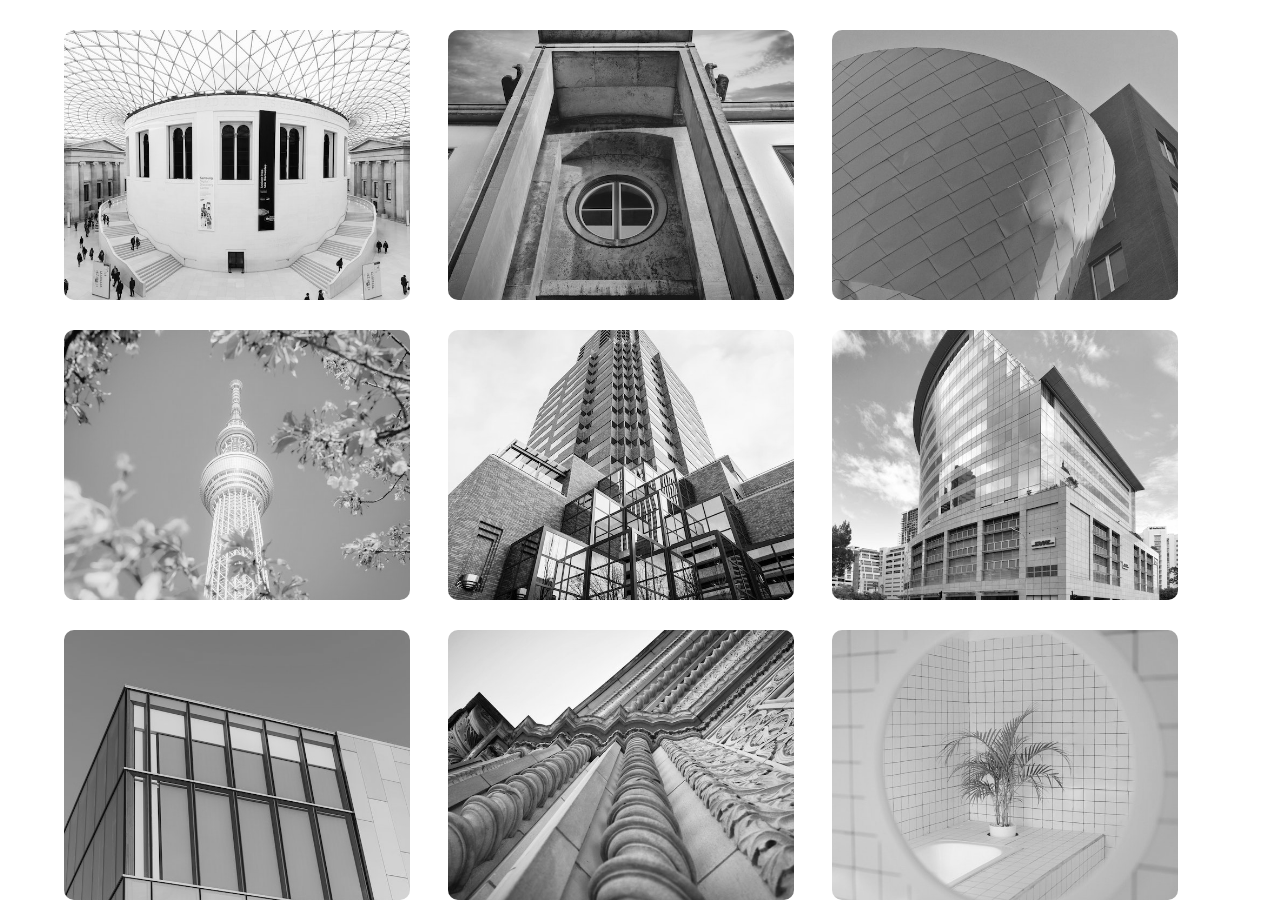
<file: index.html>
<!DOCTYPE html>
<html lang="en">
<head>
    <meta charset="UTF-8">
    <meta name="viewport" content="width=device-width, initial-scale=1.0">
    <title>Document</title>
<link rel="stylesheet" href="styles.css">
</head>

<body>
    <div id="wrapper">
        <h1></h1>
<div class="container"> 

        <figure ><img  class="allimages" src="image1.jpg" alt="">
        <figcaption>Image1</figcaption></figure>
        <figure><img class="allimages" src="image2.jpeg" alt=""><figcaption>Image2</figcaption></figure>
        
        <figure><img class="allimages" src="image3.jpeg" alt=""> <figcaption>Image3</figcaption></figure>
       
        <figure><img class="allimages" src="image4.jpeg" alt=""><figcaption>Image4</figcaption></figure>
        
        <figure><img class="allimages" src="image5.jpeg" alt=""><figcaption>Image5</figcaption></figure>
        
        <figure><img class="allimages" src="image6.jpeg" alt=""><figcaption>Image6</figcaption></figure>
        
        <figure><img class="allimages" src="image7.jpeg" alt=""><figcaption>Image7</figcaption></figure>
        
        <figure><img class="allimages" src="image8.jpeg" alt=""><figcaption>Image8</figcaption></figure>
        
        <figure><img class="allimages" src="image9.jpeg" alt=""><figcaption>Image9</figcaption></figure>
        

</div>
</body>
</html>
</file>
<file: styles.css>
*{
    margin:0;
    padding:0;
    box-sizing: border-box;
}
#wrapper
{
    position: relative;
    height: 100vh;
    overflow-x: hidden;
    overflow-y: auto;
    justify-content: center;
}
.container
{
    position: relative;
    display:flex;
    flex-wrap: wrap;
    justify-content: center;
    align-items: center;
    margin: 0 auto;
    justify-content: center;
}
figure{


    height: 300px;
    width : 30%;
    position: relative;
    transition-property:all;
}
img{
    position: relative;
    height: 90%;
    width: 90%;
    object-fit: cover;
    border-radius: 10px;
    filter: grayscale();
    transition-property:all;
    
}
figcaption{
    
        opacity: 0;
        position: absolute;
        bottom: 1.4rem;
        transition-property: all;
        height: 20%;
        width: 93%;
        font-weight: 900;
        color: white;
        transition: 0.3s;
        padding: 21px;
        /* background: linear-gradient(0deg, rgba(0,0,0,0.5) 0%, rgba(255,255,255,0.2)); */

}
h1{
    text-align: center;
    margin: 30px ;
}
img:hover{
    transform: scale(1.05);
    filter: brightness();
    transition: 0.3s;
    filter: drop-shadow(0 0 10px black);
    
    
}
figure:hover figcaption {
    opacity: 1;
    transition: 0.3s;
    transform: scale(1);
   
    
}
</file>
